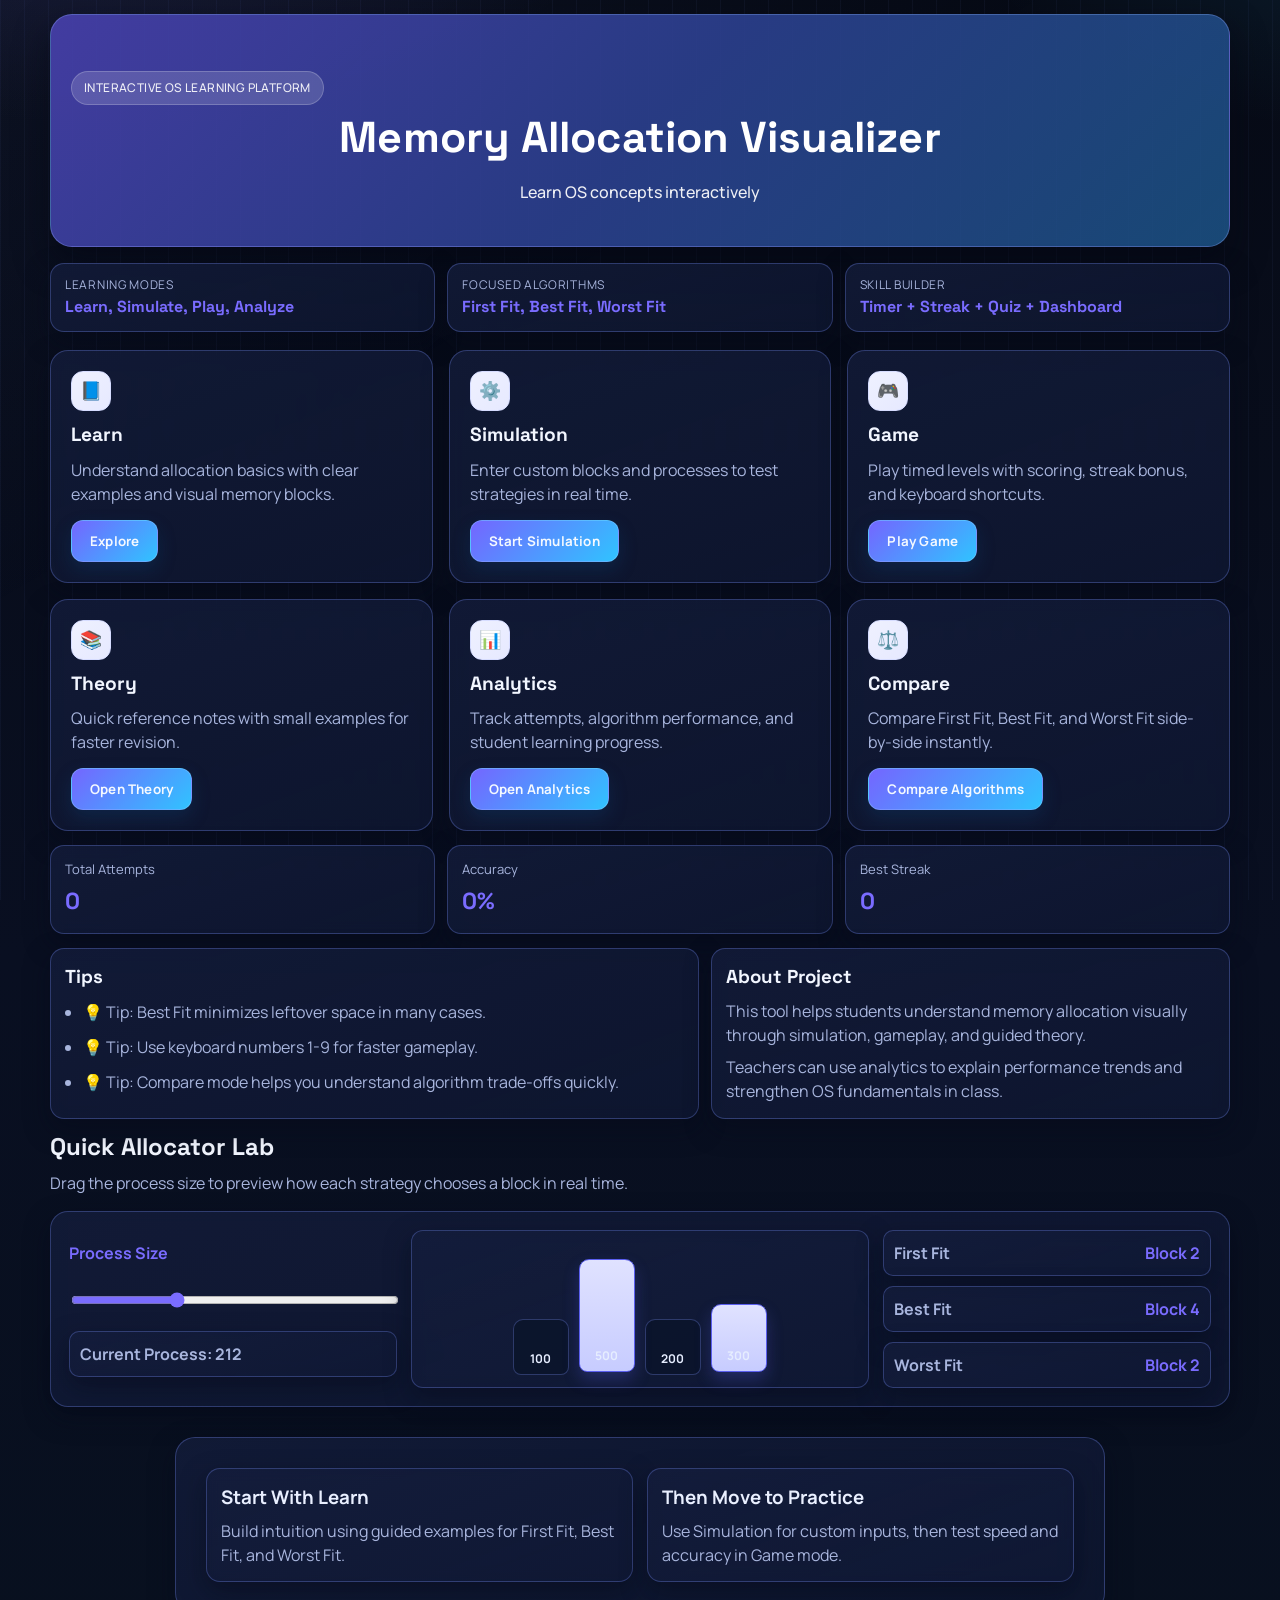
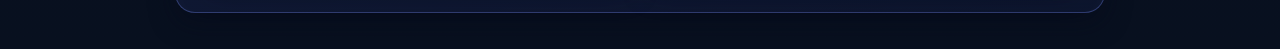
<file: index.html>
<!DOCTYPE html>
<html lang="en">
<head>
  <meta charset="UTF-8" />
  <meta name="viewport" content="width=device-width, initial-scale=1.0"/>
  <title>Memory Allocation Visualizer</title>
  <link rel="preconnect" href="https://fonts.googleapis.com" />
  <link rel="preconnect" href="https://fonts.gstatic.com" crossorigin />
  <link href="https://fonts.googleapis.com/css2?family=Manrope:wght@400;500;700;800&family=Space+Grotesk:wght@600;700&display=swap" rel="stylesheet" />
  <link rel="stylesheet" href="style.css" />
</head>
<body>
  <div class="dashboard-shell">
    <header class="navbar hero" aria-label="Dashboard header">
      <p class="hero-badge">Interactive OS Learning Platform</p>
      <h1>Memory Allocation Visualizer</h1>
      <p>Learn OS concepts interactively</p>
    </header>

    <section class="headline-strip" aria-label="Platform highlights">
      <article class="headline-chip">
        <span class="chip-label">Learning Modes</span>
        <strong>Learn, Simulate, Play, Analyze</strong>
      </article>
      <article class="headline-chip">
        <span class="chip-label">Focused Algorithms</span>
        <strong>First Fit, Best Fit, Worst Fit</strong>
      </article>
      <article class="headline-chip">
        <span class="chip-label">Skill Builder</span>
        <strong>Timer + Streak + Quiz + Dashboard</strong>
      </article>
    </section>

    <main class="dashboard-grid" aria-label="Main dashboard">
      <section class="card" data-page="learn" tabindex="0" aria-label="Open Learn section">
        <div class="card-icon">📘</div>
        <h2>Learn</h2>
        <p>Understand allocation basics with clear examples and visual memory blocks.</p>
        <button onclick="openFeaturePage('learn')">Explore</button>
      </section>

      <section class="card" data-page="simulation" tabindex="0" aria-label="Open Simulation section">
        <div class="card-icon">⚙️</div>
        <h2>Simulation</h2>
        <p>Enter custom blocks and processes to test strategies in real time.</p>
        <button onclick="openFeaturePage('simulation')">Start Simulation</button>
      </section>

      <section class="card" data-page="game" tabindex="0" aria-label="Open Game section">
        <div class="card-icon">🎮</div>
        <h2>Game</h2>
        <p>Play timed levels with scoring, streak bonus, and keyboard shortcuts.</p>
        <button onclick="openFeaturePage('game')">Play Game</button>
      </section>

      <section class="card" data-page="theory" tabindex="0" aria-label="Open Theory section">
        <div class="card-icon">📚</div>
        <h2>Theory</h2>
        <p>Quick reference notes with small examples for faster revision.</p>
        <button onclick="openFeaturePage('theory')">Open Theory</button>
      </section>

      <section class="card" data-page="analytics" tabindex="0" aria-label="Open analytics dashboard">
        <div class="card-icon">📊</div>
        <h2>Analytics</h2>
        <p>Track attempts, algorithm performance, and student learning progress.</p>
        <button onclick="openFeaturePage('analytics')">Open Analytics</button>
      </section>

      <section class="card" data-page="compare" tabindex="0" aria-label="Open Compare section">
        <div class="card-icon">⚖️</div>
        <h2>Compare</h2>
        <p>Compare First Fit, Best Fit, and Worst Fit side-by-side instantly.</p>
        <button onclick="openFeaturePage('compare')">Compare Algorithms</button>
      </section>
    </main>

    <section class="quick-stats" aria-label="Quick statistics">
      <article class="stat-tile">
        <span>Total Attempts</span>
        <strong id="dashTotalAttempts">0</strong>
      </article>
      <article class="stat-tile">
        <span>Accuracy</span>
        <strong id="dashAccuracy">0%</strong>
      </article>
      <article class="stat-tile">
        <span>Best Streak</span>
        <strong id="dashBestStreak">0</strong>
      </article>
    </section>

    <section class="dashboard-info-grid" aria-label="Extra learning information">
      <article class="tips-panel">
        <h3>Tips</h3>
        <ul>
          <li>💡 Tip: Best Fit minimizes leftover space in many cases.</li>
          <li>💡 Tip: Use keyboard numbers 1-9 for faster gameplay.</li>
          <li>💡 Tip: Compare mode helps you understand algorithm trade-offs quickly.</li>
        </ul>
      </article>

      <article class="about-panel">
        <h3>About Project</h3>
        <p>This tool helps students understand memory allocation visually through simulation, gameplay, and guided theory.</p>
        <p>Teachers can use analytics to explain performance trends and strengthen OS fundamentals in class.</p>
      </article>
    </section>

    <section class="quick-lab" aria-label="Quick allocator lab">
      <div class="quick-lab-head">
        <h2>Quick Allocator Lab</h2>
        <p>Drag the process size to preview how each strategy chooses a block in real time.</p>
      </div>

      <div class="quick-lab-grid">
        <div class="quick-controls">
          <label for="quickProcess">Process Size</label>
          <input id="quickProcess" type="range" min="80" max="520" value="212" />
          <div class="quick-readout">Current Process: <strong id="quickProcessValue">212</strong></div>
        </div>

        <div class="quick-memory" id="quickMemory"></div>

        <div class="quick-results">
          <div class="quick-result-item"><span>First Fit</span><b id="quickFirstFit">-</b></div>
          <div class="quick-result-item"><span>Best Fit</span><b id="quickBestFit">-</b></div>
          <div class="quick-result-item"><span>Worst Fit</span><b id="quickWorstFit">-</b></div>
        </div>
      </div>
    </section>
  </div>

  <div id="content"></div>

  <script src="script.js"></script>
</body>
</html>
</file>
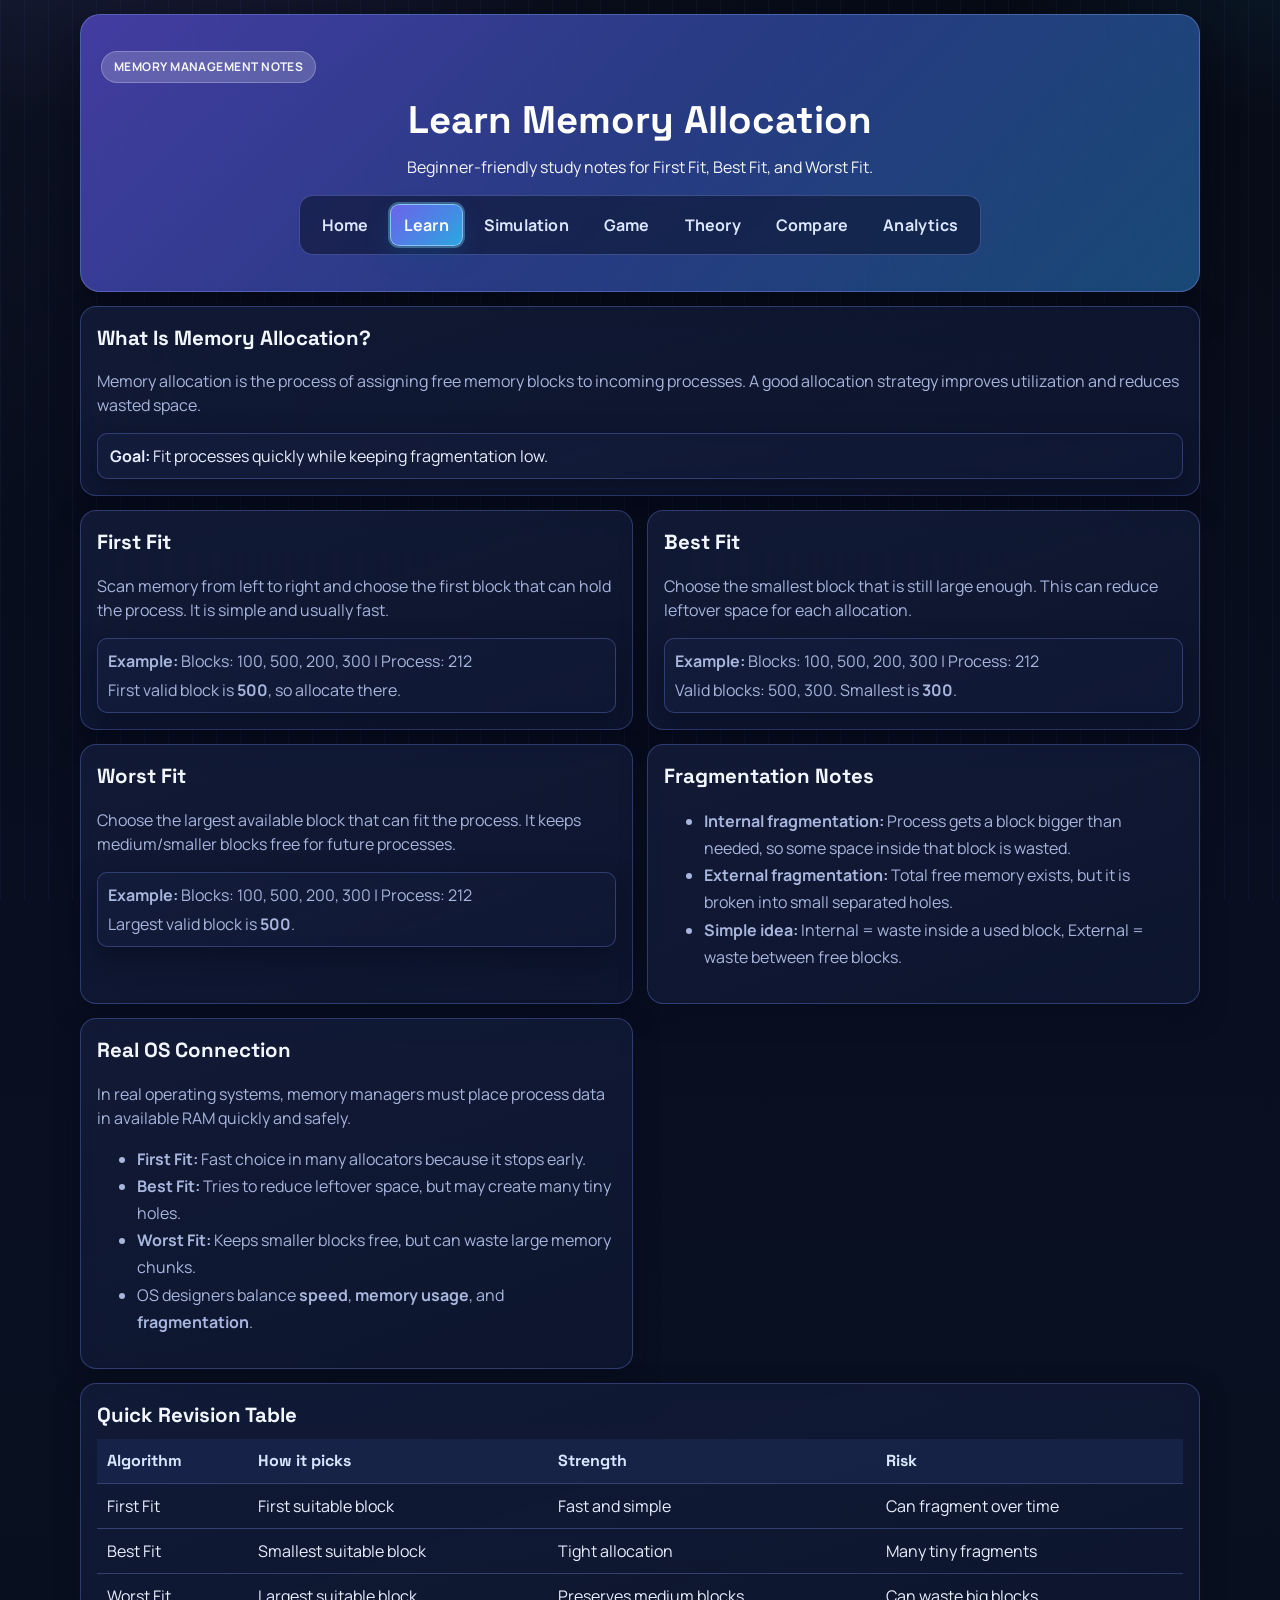
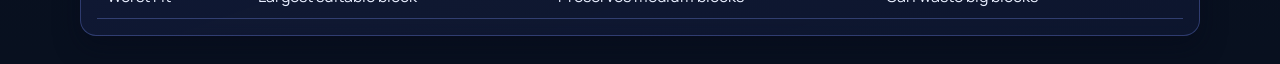
<file: learn.html>
<!DOCTYPE html>
<html lang="en">
<head>
  <meta charset="UTF-8" />
  <meta name="viewport" content="width=device-width, initial-scale=1.0" />
  <title>Learn | Memory Allocation Visualizer</title>
  <link rel="preconnect" href="https://fonts.googleapis.com" />
  <link rel="preconnect" href="https://fonts.gstatic.com" crossorigin />
  <link href="https://fonts.googleapis.com/css2?family=Manrope:wght@400;500;700;800&family=Space+Grotesk:wght@600;700&display=swap" rel="stylesheet" />
  <link rel="stylesheet" href="style.css" />
</head>
<body class="learn-page-body">
  <div class="learn-page-shell">
    <header class="learn-hero" aria-label="Learn page header">
      <p class="learn-badge">Memory Management Notes</p>
      <h1>Learn Memory Allocation</h1>
      <p>Beginner-friendly study notes for First Fit, Best Fit, and Worst Fit.</p>
      <nav class="feature-nav" aria-label="Primary">
        <a href="index.html">Home</a>
        <a href="learn.html" class="active" aria-current="page">Learn</a>
        <a href="simulation.html">Simulation</a>
        <a href="game.html">Game</a>
        <a href="theory.html">Theory</a>
        <a href="compare.html">Compare</a>
        <a href="analytics.html">Analytics</a>
      </nav>
    </header>

    <main class="learn-grid" aria-label="Learning content">
      <section class="learn-card learn-overview">
        <h2>What Is Memory Allocation?</h2>
        <p>
          Memory allocation is the process of assigning free memory blocks to incoming processes.
          A good allocation strategy improves utilization and reduces wasted space.
        </p>
        <div class="learn-callout">
          <strong>Goal:</strong> Fit processes quickly while keeping fragmentation low.
        </div>
      </section>

      <section class="learn-card">
        <h2>First Fit</h2>
        <p>
          Scan memory from left to right and choose the first block that can hold the process.
          It is simple and usually fast.
        </p>
        <div class="learn-example">
          <p><strong>Example:</strong> Blocks: 100, 500, 200, 300 | Process: 212</p>
          <p>First valid block is <strong>500</strong>, so allocate there.</p>
        </div>
      </section>

      <section class="learn-card">
        <h2>Best Fit</h2>
        <p>
          Choose the smallest block that is still large enough.
          This can reduce leftover space for each allocation.
        </p>
        <div class="learn-example">
          <p><strong>Example:</strong> Blocks: 100, 500, 200, 300 | Process: 212</p>
          <p>Valid blocks: 500, 300. Smallest is <strong>300</strong>.</p>
        </div>
      </section>

      <section class="learn-card">
        <h2>Worst Fit</h2>
        <p>
          Choose the largest available block that can fit the process.
          It keeps medium/smaller blocks free for future processes.
        </p>
        <div class="learn-example">
          <p><strong>Example:</strong> Blocks: 100, 500, 200, 300 | Process: 212</p>
          <p>Largest valid block is <strong>500</strong>.</p>
        </div>
      </section>

      <section class="learn-card">
        <h2>Fragmentation Notes</h2>
        <ul>
          <li><strong>Internal fragmentation:</strong> Process gets a block bigger than needed, so some space inside that block is wasted.</li>
          <li><strong>External fragmentation:</strong> Total free memory exists, but it is broken into small separated holes.</li>
          <li><strong>Simple idea:</strong> Internal = waste inside a used block, External = waste between free blocks.</li>
        </ul>
      </section>

      <section class="learn-card">
        <h2>Real OS Connection</h2>
        <p>
          In real operating systems, memory managers must place process data in available RAM quickly and safely.
        </p>
        <ul>
          <li><strong>First Fit:</strong> Fast choice in many allocators because it stops early.</li>
          <li><strong>Best Fit:</strong> Tries to reduce leftover space, but may create many tiny holes.</li>
          <li><strong>Worst Fit:</strong> Keeps smaller blocks free, but can waste large memory chunks.</li>
          <li>OS designers balance <strong>speed</strong>, <strong>memory usage</strong>, and <strong>fragmentation</strong>.</li>
        </ul>
      </section>

      <section class="learn-card learn-cheatsheet">
        <h2>Quick Revision Table</h2>
        <div class="learn-table-wrap">
          <table class="learn-table">
            <thead>
              <tr>
                <th>Algorithm</th>
                <th>How it picks</th>
                <th>Strength</th>
                <th>Risk</th>
              </tr>
            </thead>
            <tbody>
              <tr>
                <td>First Fit</td>
                <td>First suitable block</td>
                <td>Fast and simple</td>
                <td>Can fragment over time</td>
              </tr>
              <tr>
                <td>Best Fit</td>
                <td>Smallest suitable block</td>
                <td>Tight allocation</td>
                <td>Many tiny fragments</td>
              </tr>
              <tr>
                <td>Worst Fit</td>
                <td>Largest suitable block</td>
                <td>Preserves medium blocks</td>
                <td>Can waste big blocks</td>
              </tr>
            </tbody>
          </table>
        </div>
      </section>
    </main>
  </div>
</body>
</html>
</file>
<file: style.css>
:root {
  --bg-1: #f6f8ff;
  --bg-2: #e7ebff;
  --bg-3: #f8faff;
  --bg-4: #eef1ff;
  --ink: #1f2545;
  --primary: #5b5fef;
  --primary-dark: #4347c9;
  --accent: #8797ff;
  --gold: #7c8dff;
  --surface: #ffffff;
  --surface-soft: #f3f5ff;
  --success: #2f7c57;
  --danger: #d63d67;
  --muted: #61678d;
  --line: #d8ddff;
}

* {
  box-sizing: border-box;
}

body {
  margin: 0;
  font-family: "Manrope", "Segoe UI", sans-serif;
  color: var(--ink);
  background:
    radial-gradient(1000px 650px at -10% -20%, var(--bg-2), transparent 55%),
    radial-gradient(900px 520px at 110% -10%, #e8e6ff, transparent 50%),
    linear-gradient(180deg, var(--bg-1), #ffffff);
  min-height: 100vh;
  line-height: 1.5;
  position: relative;
  isolation: isolate;
}

body::before {
  content: "";
  position: fixed;
  inset: 0;
  z-index: -1;
  pointer-events: none;
  background:
    linear-gradient(150deg, rgba(0, 0, 0, 0.02), transparent 38%),
    repeating-linear-gradient(
      90deg,
      rgba(0, 0, 0, 0.016) 0,
      rgba(0, 0, 0, 0.016) 1px,
      transparent 1px,
      transparent 24px
    );
}

.navbar {
  text-align: center;
  color: #fff;
  padding: 46px 20px 42px;
  background: linear-gradient(130deg, #4d52df, #5b5fef, #8b90ff);
  background-size: 180% 180%;
  animation: colorFlow 9s ease infinite;
  box-shadow: 0 18px 34px rgba(72, 79, 184, 0.28);
  border-radius: 22px;
  border: 1px solid rgba(255, 255, 255, 0.25);
}

.feature-page-body {
  background:
    radial-gradient(1000px 650px at -10% -20%, var(--bg-2), transparent 55%),
    radial-gradient(900px 520px at 110% -10%, #e8e6ff, transparent 50%),
    linear-gradient(180deg, var(--bg-1), #ffffff);
}

.feature-shell {
  width: min(1120px, calc(100% - 24px));
  margin: 14px auto 28px;
}

.feature-hero {
  padding: 30px 20px;
  border-radius: 20px;
  background: linear-gradient(130deg, #4d52df, #5b5fef, #8b90ff);
  color: #fff;
  border: 1px solid rgba(255, 255, 255, 0.24);
  box-shadow: 0 16px 32px rgba(70, 76, 170, 0.28);
}

.feature-hero h1 {
  margin: 0 0 6px;
  font-family: "Space Grotesk", "Segoe UI", sans-serif;
  font-size: clamp(1.5rem, 3.4vw, 2.2rem);
}

.feature-hero p {
  margin: 0;
  opacity: 0.95;
}

.feature-nav {
  margin-top: 16px;
  display: flex;
  gap: 7px;
  flex-wrap: wrap;
  align-items: center;
  padding: 8px;
  width: fit-content;
  background: rgba(20, 28, 68, 0.32);
  border: 1px solid rgba(255, 255, 255, 0.3);
  border-radius: 14px;
  backdrop-filter: blur(6px);
}

.feature-nav a {
  text-decoration: none;
  color: #fff;
  background: transparent;
  border: 1px solid transparent;
  border-radius: 9px;
  padding: 8px 13px;
  font-weight: 700;
  letter-spacing: 0.2px;
  transition: transform 0.2s ease, background 0.2s ease, border-color 0.2s ease;
}

.feature-nav a:hover {
  transform: translateY(-1px);
  background: rgba(255, 255, 255, 0.18);
  border-color: rgba(255, 255, 255, 0.38);
}

.feature-nav a.active,
.feature-nav a[aria-current="page"] {
  background: #ffffff;
  color: #2f3573;
  border-color: rgba(255, 255, 255, 0.6);
  box-shadow: 0 6px 14px rgba(20, 28, 68, 0.24);
}

.feature-content {
  margin-top: 12px;
}

.dashboard-shell {
  width: min(1180px, calc(100% - 28px));
  margin: 14px auto 30px;
  animation: pageFadeIn 0.6s ease;
}

.hero-badge {
  margin: 0 auto 10px;
  width: fit-content;
  padding: 7px 12px;
  border-radius: 999px;
  background: rgba(255, 255, 255, 0.17);
  border: 1px solid rgba(255, 255, 255, 0.22);
  font-size: 12px;
  letter-spacing: 0.4px;
  text-transform: uppercase;
  font-weight: 700;
}

.navbar h1 {
  margin: 0;
  font-family: "Space Grotesk", "Segoe UI", sans-serif;
  letter-spacing: 0.2px;
  font-size: clamp(1.8rem, 3.7vw, 2.7rem);
  font-weight: 700;
}

.navbar p {
  margin: 10px 0 0;
  opacity: 0.92;
  font-weight: 500;
}

.headline-strip {
  margin: 16px 0 10px;
  padding: 0;
  display: grid;
  grid-template-columns: repeat(3, minmax(0, 1fr));
  gap: 12px;
}

.headline-chip {
  background: linear-gradient(160deg, #ffffff, #f4f6ff);
  border: 1px solid #dce2ff;
  border-radius: 14px;
  padding: 12px 14px;
  box-shadow: 0 10px 18px rgba(86, 97, 192, 0.09);
  animation: softRise 0.45s ease both;
}

.chip-label {
  display: block;
  color: var(--muted);
  font-size: 12px;
  text-transform: uppercase;
  letter-spacing: 0.7px;
}

.headline-chip strong {
  font-family: "Space Grotesk", "Segoe UI", sans-serif;
  color: var(--primary);
  font-size: 1rem;
}

.dashboard-grid {
  display: grid;
  grid-template-columns: repeat(3, minmax(0, 1fr));
  gap: 16px;
  margin: 18px 0 14px;
}

.card {
  background: linear-gradient(180deg, #ffffff, #f8f9ff);
  padding: 20px;
  min-height: 210px;
  border-radius: 18px;
  text-align: left;
  box-shadow: 0 10px 22px rgba(88, 93, 164, 0.12);
  border: 1px solid #dbe0ff;
  cursor: pointer;
  transition: transform 0.25s ease, box-shadow 0.25s ease, border-color 0.25s ease;
  animation: softRise 0.55s ease both;
  display: flex;
  flex-direction: column;
  align-items: flex-start;
  position: relative;
  overflow: hidden;
}

.card:nth-child(2) {
  animation-delay: 0.05s;
}

.card:nth-child(3) {
  animation-delay: 0.1s;
}

.card:nth-child(4) {
  animation-delay: 0.15s;
}

.card h2 {
  font-family: "Space Grotesk", "Segoe UI", sans-serif;
  font-size: 1.2rem;
  margin-bottom: 8px;
}

.card p {
  margin: 0 0 14px;
  color: var(--muted);
}

.card:hover {
  transform: translateY(-6px) scale(1.01);
  box-shadow: 0 20px 34px rgba(90, 97, 195, 0.2);
  border-color: rgba(91, 95, 239, 0.55);
}

.card:focus-visible {
  outline: 3px solid rgba(91, 95, 239, 0.4);
  outline-offset: 2px;
}

.card.active-selection {
  border-color: rgba(91, 95, 239, 0.65);
  box-shadow: 0 0 0 3px rgba(91, 95, 239, 0.16), 0 16px 26px rgba(90, 97, 195, 0.2);
}

.card-icon {
  width: 40px;
  height: 40px;
  border-radius: 12px;
  display: grid;
  place-items: center;
  background: linear-gradient(135deg, #eff1ff, #e6e9ff);
  border: 1px solid #d6dcff;
  margin-bottom: 10px;
  font-size: 18px;
}

.card .card-ripple {
  position: absolute;
  border-radius: 50%;
  transform: scale(0);
  animation: rippleEffect 0.5s linear;
  background: rgba(91, 95, 239, 0.22);
  pointer-events: none;
}

.card button {
  margin-top: auto;
}

button {
  margin-top: 8px;
  padding: 11px 18px;
  border: none;
  background: linear-gradient(135deg, var(--primary), var(--accent));
  background-size: 200% 200%;
  color: #fefdfb;
  border-radius: 12px;
  cursor: pointer;
  font-weight: 700;
  letter-spacing: 0.2px;
  font-family: inherit;
  transition: transform 0.15s ease, background 0.2s ease, box-shadow 0.2s ease;
}

button:hover {
  background: linear-gradient(135deg, var(--primary-dark), var(--primary));
  animation: colorFlow 4s ease infinite;
  transform: translateY(-2px);
  box-shadow: 0 10px 18px rgba(67, 77, 186, 0.34);
}

[onclick]:hover {
  filter: brightness(1.02);
}

button:active {
  transform: scale(0.96);
}

#content {
  max-width: 930px;
  margin: 22px auto 36px;
  padding: 30px;
  background: linear-gradient(180deg, #ffffff, var(--surface-soft));
  border-radius: 20px;
  box-shadow: 0 16px 38px rgba(37, 45, 40, 0.15);
  border: 1px solid rgba(62, 78, 70, 0.16);
}

.quick-lab {
  margin: 10px 0 12px;
  padding: 0;
}

.quick-lab-head h2 {
  margin-bottom: 6px;
}

.quick-lab-head p {
  margin-top: 0;
  color: var(--muted);
}

.quick-lab-grid {
  background: linear-gradient(165deg, #ffffff, #f2f4ff);
  border: 1px solid #dbe1ff;
  border-radius: 18px;
  box-shadow: 0 14px 30px rgba(86, 96, 190, 0.1);
  padding: 18px;
  display: grid;
  grid-template-columns: minmax(200px, 1fr) minmax(240px, 1.4fr) minmax(200px, 1fr);
  gap: 14px;
  align-items: stretch;
}

.quick-controls {
  display: flex;
  flex-direction: column;
  justify-content: center;
  gap: 10px;
}

.quick-controls label {
  font-weight: 700;
  color: var(--primary);
}

#quickProcess {
  width: 100%;
  accent-color: var(--primary);
}

.quick-readout {
  background: #f3f5ff;
  border: 1px solid #dce2ff;
  border-radius: 10px;
  padding: 10px;
  font-weight: 700;
}

.quick-memory {
  display: flex;
  gap: 10px;
  align-items: flex-end;
  justify-content: center;
  min-height: 122px;
  background: #f1f4ff;
  border: 1px dashed #cfd8ff;
  border-radius: 12px;
  padding: 12px;
}

.quick-memory-block {
  width: 56px;
  border-radius: 10px 10px 8px 8px;
  background: linear-gradient(180deg, #e4e8ff, #d2dbff);
  border: 1px solid #bcc8ff;
  display: flex;
  align-items: flex-end;
  justify-content: center;
  padding-bottom: 6px;
  color: #23372f;
  font-weight: 700;
  font-size: 12px;
  transition: transform 0.2s ease, box-shadow 0.2s ease, border-color 0.2s ease;
}

.quick-memory-block.active {
  border-color: #5b5fef;
  background: linear-gradient(180deg, #e0e2ff, #c7ccff);
  box-shadow: 0 8px 16px rgba(91, 95, 239, 0.25);
  transform: translateY(-3px);
}

.quick-results {
  display: grid;
  gap: 10px;
}

.quick-result-item {
  background: #f4f6ff;
  border: 1px solid #dce1ff;
  border-radius: 10px;
  padding: 10px;
  display: flex;
  align-items: center;
  justify-content: space-between;
  font-weight: 700;
}

.quick-result-item b {
  color: var(--primary);
}

.quick-stats {
  margin-top: 14px;
  display: grid;
  grid-template-columns: repeat(3, minmax(0, 1fr));
  gap: 12px;
}

.stat-tile {
  background: linear-gradient(180deg, #ffffff, #f3f5ff);
  border: 1px solid #dce2ff;
  border-radius: 14px;
  padding: 14px;
  box-shadow: 0 8px 18px rgba(83, 92, 182, 0.09);
}

.stat-tile span {
  display: block;
  font-size: 13px;
  color: var(--muted);
  margin-bottom: 4px;
}

.stat-tile strong {
  font-family: "Space Grotesk", "Segoe UI", sans-serif;
  font-size: 1.45rem;
  color: var(--primary);
}

.dashboard-info-grid {
  margin-top: 14px;
  display: grid;
  grid-template-columns: 1.25fr 1fr;
  gap: 12px;
}

.tips-panel,
.about-panel {
  background: linear-gradient(180deg, #ffffff, #f4f6ff);
  border: 1px solid #dce2ff;
  border-radius: 14px;
  padding: 14px;
  box-shadow: 0 8px 18px rgba(83, 92, 182, 0.08);
}

.tips-panel h3,
.about-panel h3 {
  margin: 0 0 8px;
  font-family: "Space Grotesk", "Segoe UI", sans-serif;
}

.tips-panel ul {
  margin: 0;
  padding-left: 18px;
}

.tips-panel li {
  margin-bottom: 8px;
  color: var(--muted);
}

.about-panel p {
  margin: 0 0 8px;
  color: var(--muted);
}

.about-panel p:last-child {
  margin-bottom: 0;
}

.welcome-panel {
  display: grid;
  grid-template-columns: minmax(220px, 1fr) minmax(220px, 1fr);
  gap: 14px;
}

.welcome-note {
  background: #f4f4ee;
  border: 1px solid #d7d8cf;
  border-radius: 14px;
  padding: 14px;
}

.welcome-note h3 {
  margin: 0 0 8px;
}

.welcome-note p {
  margin: 0;
  color: var(--muted);
}

#content.level-enter {
  animation: levelFadeIn 0.45s ease;
}

#content.level-exit {
  animation: levelFadeOut 0.3s ease;
}

h2 {
  margin-top: 0;
  font-family: "Space Grotesk", "Segoe UI", sans-serif;
  color: #111111;
}

.memory {
  display: flex;
  gap: 10px;
  margin: 12px 0 16px;
  flex-wrap: wrap;
}

.block {
  padding: 14px;
  background: #f2f2f2;
  border: 1px solid #cfcfcf;
  border-radius: 9px;
  min-width: 68px;
  text-align: center;
  font-weight: 700;
  color: #111111;
  opacity: 0;
  transform: translateY(10px) scale(0.95);
  animation: blockAppear 0.45s ease forwards;
}

input,
select {
  padding: 10px;
  margin-top: 6px;
  width: 270px;
  border: 1px solid #d0d0d0;
  border-radius: 8px;
  font-size: 14px;
  font-family: inherit;
  background: #fff;
}

input:focus,
select:focus {
  outline: none;
  border-color: #111111;
  box-shadow: 0 0 0 3px rgba(17, 17, 17, 0.1);
}

.status-row {
  display: flex;
  justify-content: space-between;
  align-items: center;
  flex-wrap: wrap;
  gap: 12px;
  margin-bottom: 10px;
}

.timer {
  font-weight: 800;
  color: #111111;
  background: #eeeeee;
  padding: 8px 12px;
  border-radius: 10px;
}

.timer.paused {
  background: #fff2cf;
  color: #7f5b00;
}

.timer-bar-wrap {
  width: 100%;
  height: 10px;
  background: #e8ece5;
  border: 1px solid #d5dbcf;
  border-radius: 999px;
  overflow: hidden;
  margin-bottom: 14px;
}

.timer-bar-fill {
  height: 100%;
  width: 100%;
  background: linear-gradient(90deg, #2f6f52, #4f8b70);
  transition: width 0.35s ease, background 0.2s ease;
}

.timer-bar-fill.warn {
  background: linear-gradient(90deg, #d1a836, #ebc462);
}

.timer-bar-fill.danger {
  background: linear-gradient(90deg, #cf4b4b, #e66a6a);
}

.progress-wrap {
  margin: 14px 0 18px;
}

.progress-text {
  font-weight: 700;
  color: var(--muted);
  margin-bottom: 8px;
}

.progress {
  width: 100%;
  height: 12px;
  background: #e6e6e6;
  border-radius: 999px;
  overflow: hidden;
}

.progress-fill {
  height: 100%;
  width: 0;
  background: linear-gradient(90deg, #111111, #3a3a3a, #111111);
  background-size: 200% 100%;
  animation: progressFlow 2.6s linear infinite;
  transition: width 0.35s ease;
}

.answer-row {
  display: flex;
  gap: 10px;
  flex-wrap: wrap;
}

.feedback {
  margin-top: 14px;
  font-weight: 700;
}

.feedback.correct {
  color: var(--success);
}

.feedback.wrong {
  color: var(--danger);
}

.correct-glow {
  animation: correctGlow 0.6s ease;
}

.wrong-shake {
  animation: wrongShake 0.35s ease;
}

.score-board {
  margin-top: 16px;
  font-size: 19px;
  font-weight: 800;
}

.streak-row {
  margin-top: 10px;
  display: flex;
  gap: 14px;
  flex-wrap: wrap;
  color: var(--muted);
  font-weight: 700;
}

.streak-pop {
  display: inline-block;
  animation: streakPop 0.32s ease;
}

.keyboard-tip {
  margin-top: 0;
  color: var(--muted);
  font-size: 13px;
}

.fragmentation-wrap {
  margin-top: 14px;
  padding: 12px;
  border-radius: 12px;
  border: 1px solid #d6dbcf;
  background: #f5f7f2;
}

.fragmentation-wrap.compact {
  margin: 0 0 14px;
}

.fragmentation-meter {
  width: 100%;
  height: 12px;
  border-radius: 999px;
  overflow: hidden;
  background: #e3e8de;
  border: 1px solid #d0d8c8;
}

.frag-fill {
  width: 0;
  height: 100%;
  transition: width 0.4s ease;
}

.frag-fill.low {
  background: linear-gradient(90deg, #2e8b57, #59b57f);
}

.frag-fill.medium {
  background: linear-gradient(90deg, #d8a631, #efcb63);
}

.frag-fill.high {
  background: linear-gradient(90deg, #cb4848, #ea7777);
}

.hot-streak {
  color: #ff6a00;
  text-shadow: 0 0 12px rgba(255, 106, 0, 0.22);
}

.hot-streak::after {
  content: " 🔥";
}

.hint-candidate {
  box-shadow: 0 0 0 3px rgba(0, 0, 0, 0.25);
  animation: pulseSoft 1.3s ease-in-out infinite;
}

ul {
  line-height: 1.7;
}

@media (max-width: 1100px) {
  .dashboard-grid {
    gap: 18px;
    grid-template-columns: repeat(2, minmax(0, 1fr));
  }

  .card {
    padding: 22px;
  }

  #content {
    max-width: 880px;
  }
}

@media (max-width: 900px) {
  .navbar {
    padding: 24px 14px;
  }

  .navbar h1 {
    font-size: 34px;
  }

  .navbar p {
    font-size: 15px;
  }

  .dashboard-shell {
    width: calc(100% - 22px);
  }

  .dashboard-grid {
    grid-template-columns: 1fr;
    margin: 16px 0 12px;
  }

  .hub-options {
    grid-template-columns: 1fr;
  }

  .headline-strip,
  .quick-stats,
  .dashboard-info-grid {
    grid-template-columns: 1fr;
  }

  .quick-lab-grid {
    grid-template-columns: 1fr;
  }

  .quick-memory {
    min-height: 110px;
  }

  .compare-grid {
    grid-template-columns: 1fr;
  }

  .feature-shell {
    width: calc(100% - 16px);
    margin: 8px auto 18px;
  }

  .feature-hero {
    padding: 22px 14px;
  }

  .feature-nav {
    width: 100%;
  }
}

@media (max-width: 768px) {
  #content {
    margin: 16px;
    padding: 20px;
  }

  .status-row {
    flex-direction: column;
    align-items: flex-start;
  }

  .memory {
    gap: 8px;
  }

  .block {
    min-width: 62px;
    padding: 12px;
  }

  input,
  select {
    width: 100%;
    max-width: 100%;
  }

  .action-row button {
    flex: 1 1 150px;
  }
}

@media (max-width: 560px) {
  .navbar {
    padding: 20px 12px;
  }

  .navbar h1 {
    font-size: 28px;
    line-height: 1.2;
  }

  .navbar p {
    font-size: 14px;
  }

  .card {
    border-radius: 14px;
    padding: 16px;
    min-height: 0;
  }

  #content {
    margin: 14px 12px 24px;
    padding: 16px;
    border-radius: 14px;
  }

  .timer {
    width: 100%;
    text-align: center;
  }

  .streak-row {
    font-size: 14px;
    gap: 10px;
  }

  .mode-card {
    padding: 14px;
  }

  .quiz-option {
    padding: 11px 12px;
  }

  .stats-grid {
    grid-template-columns: 1fr;
  }
}

@keyframes blockAppear {
  to {
    opacity: 1;
    transform: translateY(0) scale(1);
  }
}

@keyframes levelFadeIn {
  from {
    opacity: 0;
    transform: translateY(12px);
    filter: blur(1.5px);
  }
  to {
    opacity: 1;
    transform: translateY(0);
    filter: blur(0);
  }
}

@keyframes levelFadeOut {
  from {
    opacity: 1;
    transform: translateY(0);
  }
  to {
    opacity: 0.2;
    transform: translateY(-8px);
  }
}

@keyframes correctGlow {
  0% {
    box-shadow: 0 0 0 rgba(30, 159, 77, 0);
  }
  50% {
    box-shadow: 0 0 0 8px rgba(30, 159, 77, 0.2);
  }
  100% {
    box-shadow: 0 0 0 rgba(30, 159, 77, 0);
  }
}

@keyframes wrongShake {
  0%,
  100% {
    transform: translateX(0);
  }
  25% {
    transform: translateX(-6px);
  }
  75% {
    transform: translateX(6px);
  }
}

@keyframes softRise {
  from {
    opacity: 0;
    transform: translateY(12px);
  }
  to {
    opacity: 1;
    transform: translateY(0);
  }
}

@keyframes streakPop {
  0% {
    transform: scale(1);
  }
  50% {
    transform: scale(1.2);
  }
  100% {
    transform: scale(1);
  }
}

@keyframes answerPick {
  0% {
    transform: scale(1);
  }
  50% {
    transform: scale(1.04);
  }
  100% {
    transform: scale(1);
  }
}

@keyframes successPop {
  0% {
    transform: scale(1);
  }
  45% {
    transform: scale(1.08);
  }
  100% {
    transform: scale(1);
  }
}

@keyframes clickPop {
  0% {
    transform: scale(1);
  }
  40% {
    transform: scale(0.98);
  }
  100% {
    transform: scale(1);
  }
}

@keyframes pulseSoft {
  0%,
  100% {
    box-shadow: 0 0 0 3px rgba(0, 0, 0, 0.25);
  }
  50% {
    box-shadow: 0 0 0 6px rgba(0, 0, 0, 0.14);
  }
}

@keyframes goodHit {
  0% {
    transform: scale(1);
  }
  50% {
    transform: scale(1.06);
  }
  100% {
    transform: scale(1);
  }
}

@keyframes badHit {
  0%,
  100% {
    transform: translateX(0);
  }
  25% {
    transform: translateX(-6px);
  }
  75% {
    transform: translateX(6px);
  }
}

@keyframes comboPop {
  0% {
    opacity: 0;
    transform: translateY(4px);
  }
  100% {
    opacity: 1;
    transform: translateY(0);
  }
}

.hub-wrap {
  text-align: center;
}

.hub-options {
  display: grid;
  grid-template-columns: repeat(auto-fit, minmax(240px, 1fr));
  gap: 16px;
  margin: 22px 0;
}

.mode-card {
  background: linear-gradient(160deg, #ffffff, var(--bg-4));
  border: 1px solid #dadada;
  border-radius: 14px;
  padding: 18px;
  cursor: pointer;
  text-align: left;
  transition: transform 0.25s ease, box-shadow 0.25s ease;
  box-shadow: 0 8px 20px rgba(0, 0, 0, 0.1);
}

.mode-card:hover {
  transform: translateY(-5px) scale(1.01);
  box-shadow: 0 16px 30px rgba(0, 0, 0, 0.17);
}

.mode-card h3 {
  margin-top: 0;
  margin-bottom: 10px;
}

.mode-card p {
  margin: 0;
  color: var(--muted);
}

.theory-grid {
  display: grid;
  grid-template-columns: repeat(auto-fit, minmax(220px, 1fr));
  gap: 14px;
  margin-top: 14px;
}

.theory-card {
  background: linear-gradient(180deg, #ffffff, var(--surface-soft));
  border: 1px solid #dcdcdc;
  border-radius: 14px;
  padding: 14px;
  box-shadow: 0 8px 20px rgba(0, 0, 0, 0.1);
}


@media (max-width: 1280px) {
  .dashboard-grid {
    grid-template-columns: repeat(3, minmax(0, 1fr));
  }
}
.theory-card h3 {
  margin-top: 0;
  margin-bottom: 8px;
}

.theory-card p {
  margin-top: 0;
  color: var(--muted);
}

.mini-memory {
  display: flex;
  gap: 8px;
  flex-wrap: wrap;
}

.mini-block {
  padding: 8px 10px;
  background: #f1f1f1;
  border: 1px solid #d0d0d0;
  border-radius: 8px;
  color: #111111;
  font-weight: 700;
}

.game-memory {
  justify-content: center;
}

.game-top-bar {
  display: grid;
  grid-template-columns: repeat(3, minmax(0, 1fr));
  gap: 10px;
  margin-bottom: 12px;
}

.hud-item {
  background: linear-gradient(180deg, #ffffff, #f3f5ff);
  border: 1px solid #dce2ff;
  border-radius: 12px;
  padding: 10px 12px;
  text-align: center;
  box-shadow: 0 8px 16px rgba(83, 92, 182, 0.08);
}

.hud-item span {
  display: block;
  font-size: 12px;
  color: var(--muted);
  text-transform: uppercase;
  letter-spacing: 0.5px;
}

.hud-item strong {
  font-family: "Space Grotesk", "Segoe UI", sans-serif;
  font-size: 1.2rem;
  color: var(--primary);
}

.game-process-card {
  margin: 10px 0 14px;
  padding: 12px;
  border-radius: 12px;
  background: #f4f6ff;
  border: 1px solid #dce2ff;
  text-align: center;
}

.game-process-card p {
  margin: 4px 0;
}

.combo-text {
  min-height: 22px;
  margin-top: 8px;
  font-weight: 800;
  color: #2f7c57;
  text-align: center;
  animation: comboPop 0.3s ease;
}

.game-block {
  min-width: 78px;
  border: 1px solid #cfcfcf;
  background: linear-gradient(180deg, #f1f1f1, #e4e4e4);
  color: #111111;
  opacity: 1;
  transform: none;
  animation: none;
  transition: transform 0.16s ease, box-shadow 0.2s ease, background 0.2s ease;
}

.game-block:hover {
  animation: none;
  background: linear-gradient(180deg, #ebebeb, #dcdcdc);
  transform: translateY(-2px);
  box-shadow: 0 10px 18px rgba(0, 0, 0, 0.2);
}

.game-block.selected-memory {
  outline: 2px solid rgba(0, 0, 0, 0.45);
  outline-offset: 1px;
  box-shadow: 0 12px 22px rgba(0, 0, 0, 0.28);
}

.game-block:disabled {
  cursor: not-allowed;
  opacity: 0.95;
}

.game-block.selected-correct {
  background: linear-gradient(180deg, #26b560, #149146) !important;
  border-color: #0f7f3d !important;
}

.game-block.selected-wrong {
  background: linear-gradient(180deg, #ef6468, #d64045) !important;
  border-color: #b62f34 !important;
}

.good-hit {
  animation: goodHit 0.28s ease;
}

.bad-hit {
  animation: badHit 0.35s ease;
}

.level-complete-panel {
  margin-top: 14px;
  border: 1px solid #dce2ff;
  border-radius: 12px;
  background: linear-gradient(180deg, #ffffff, #f4f6ff);
  padding: 12px;
  box-shadow: 0 10px 18px rgba(83, 92, 182, 0.08);
}

.level-complete-panel h3 {
  margin: 0 0 6px;
}

.level-complete-panel p {
  margin: 0 0 10px;
  color: var(--muted);
}

.level-panel-actions {
  display: flex;
  gap: 10px;
  flex-wrap: wrap;
}

.quiz-options {
  display: grid;
  grid-template-columns: 1fr;
  gap: 10px;
  margin-top: 14px;
}

.quiz-option {
  width: 100%;
  text-align: left;
  padding: 12px 14px;
  margin-top: 0;
  border: 1px solid #d4d4d4;
  color: #111111;
  background: linear-gradient(180deg, #ffffff, #f1f1f1);
  transition: transform 0.16s ease, box-shadow 0.2s ease, opacity 0.2s ease;
}

.quiz-option:hover:not(:disabled) {
  background: linear-gradient(180deg, #ffffff, #f1f1f1);
  animation: none;
  transform: translateY(-2px);
  box-shadow: 0 10px 18px rgba(0, 0, 0, 0.22);
}

.quiz-option:active:not(:disabled) {
  transform: scale(0.98);
}

.quiz-option:disabled {
  opacity: 1;
  cursor: not-allowed;
}

.quiz-options.answer-locked .quiz-option:not(.selected-correct):not(.selected-wrong) {
  opacity: 1;
}

.selected-correct {
  background: linear-gradient(180deg, #26b560, #149146) !important;
  color: #fff !important;
  border-color: #0f7f3d !important;
  animation: answerPick 0.26s ease;
}

.selected-wrong {
  background: linear-gradient(180deg, #ef6468, #d64045) !important;
  color: #fff !important;
  border-color: #b62f34 !important;
  animation: answerPick 0.26s ease;
}

.success-pop {
  animation: successPop 0.33s ease;
}

.click-pop {
  animation: clickPop 0.2s ease;
}

.active-pulse {
  animation: pulseSoft 1.8s ease-in-out infinite;
}

.action-row {
  margin-top: 16px;
  display: flex;
  gap: 10px;
  flex-wrap: wrap;
}

.dashboard-wrap {
  animation: softRise 0.45s ease;
}

.metric-bars {
  margin: 14px 0 18px;
  display: grid;
  gap: 10px;
}

.metric-item {
  background: #f7f7f7;
  border: 1px solid #d9d9d9;
  border-radius: 10px;
  padding: 10px;
}

.sim-result-list {
  margin-bottom: 14px;
}

.compare-grid {
  margin-top: 16px;
  display: grid;
  gap: 12px;
  grid-template-columns: repeat(auto-fit, minmax(220px, 1fr));
}

.compare-card {
  border: 1px solid #d8ddd2;
  border-radius: 14px;
  padding: 14px;
  background: linear-gradient(180deg, #ffffff, #f5f7f2);
  box-shadow: 0 8px 18px rgba(27, 37, 31, 0.08);
}

.compare-card h3 {
  margin-top: 0;
  margin-bottom: 8px;
}

.compare-card p {
  margin: 6px 0;
}

.compare-card.best-performer {
  border-color: #2f6f52;
  box-shadow: 0 10px 24px rgba(47, 111, 82, 0.2);
}

.compare-card.best-performer h3::after {
  content: "  Best";
  color: #2f6f52;
  font-size: 13px;
  font-weight: 800;
  text-transform: uppercase;
}

.sim-grid {
  display: grid;
  grid-template-columns: repeat(auto-fit, minmax(200px, 1fr));
  gap: 10px;
}

.sim-block-card {
  border: 1px solid #dbdbdb;
  border-radius: 12px;
  padding: 10px;
  background: #f8f8f8;
  animation: levelFadeIn 0.3s ease;
}

.sim-block-card p {
  margin: 8px 0 0;
  color: var(--muted);
}

.sim-block-card.allocated {
  border-color: #8d8d8d;
}

.sim-block-card.free {
  border-color: #d0d0d0;
}

.sim-block-head {
  display: flex;
  justify-content: space-between;
  gap: 8px;
  font-weight: 700;
  margin-bottom: 8px;
}

.sim-track {
  width: 100%;
  height: 10px;
  background: #e5e5e5;
  border-radius: 999px;
  overflow: hidden;
}

.sim-fill {
  height: 100%;
  width: 0;
  background: linear-gradient(90deg, #111111, #3a3a3a);
  transition: width 0.45s ease;
}

.perfect-overlay {
  position: fixed;
  inset: 0;
  z-index: 9999;
  display: grid;
  place-items: center;
  background: rgba(0, 0, 0, 0.5);
  backdrop-filter: blur(2px);
  animation: fadeIn 0.25s ease;
}

.perfect-overlay.closing {
  animation: fadeOut 0.26s ease forwards;
}

.perfect-card {
  width: min(92vw, 480px);
  background: linear-gradient(180deg, #ffffff, #f2f2f2);
  border: 1px solid rgba(0, 0, 0, 0.26);
  border-radius: 16px;
  padding: 22px;
  text-align: center;
  box-shadow: 0 16px 36px rgba(0, 0, 0, 0.34);
  animation: levelFadeIn 0.3s ease;
}

.perfect-card h2 {
  margin-bottom: 10px;
}

.perfect-card p {
  margin: 8px 0;
}

@keyframes fadeIn {
  from {
    opacity: 0;
  }
  to {
    opacity: 1;
  }
}

@keyframes fadeOut {
  from {
    opacity: 1;
  }
  to {
    opacity: 0;
  }
}

.stats-grid {
  display: grid;
  grid-template-columns: repeat(auto-fit, minmax(210px, 1fr));
  gap: 12px;
  margin: 16px 0 20px;
}

.stat-card {
  background: linear-gradient(180deg, #ffffff, #f5f5f5);
  border: 1px solid #d8d8d8;
  border-radius: 12px;
  padding: 14px;
  box-shadow: 0 8px 20px rgba(0, 0, 0, 0.08);
}

.stat-card h3 {
  margin: 0 0 8px;
}

.stat-card p {
  margin: 6px 0;
}

.stat-value {
  font-size: 30px;
  font-weight: 800;
  color: #111111;
}

.perf-list {
  margin-top: 12px;
}

.perf-item {
  margin-bottom: 12px;
}

.perf-head {
  display: flex;
  justify-content: space-between;
  gap: 10px;
  margin-bottom: 6px;
  color: #424242;
  font-weight: 700;
}

@keyframes colorFlow {
  0% {
    background-position: 0% 50%;
  }
  50% {
    background-position: 100% 50%;
  }
  100% {
    background-position: 0% 50%;
  }
}

@keyframes progressFlow {
  from {
    background-position: 0% 50%;
  }
  to {
    background-position: 200% 50%;
  }
}

@keyframes pageFadeIn {
  from {
    opacity: 0;
    transform: translateY(8px);
  }
  to {
    opacity: 1;
    transform: translateY(0);
  }
}

@keyframes rippleEffect {
  to {
    transform: scale(4);
    opacity: 0;
  }
}

@media (max-width: 640px) {
  .navbar {
    padding: 22px 12px 20px;
  }

  .navbar h1 {
    font-size: clamp(1.45rem, 6.5vw, 1.9rem);
  }

  .dashboard-shell {
    width: calc(100% - 16px);
    margin: 8px auto 18px;
  }

  .card {
    padding: 16px;
  }

  #content {
    margin: 10px;
    padding: 14px;
    border-radius: 12px;
  }

  .theory-grid,
  .sim-grid,
  .stats-grid {
    grid-template-columns: 1fr;
  }

  .welcome-panel {
    grid-template-columns: 1fr;
  }

  .game-top-bar {
    grid-template-columns: 1fr;
  }

  .quiz-option,
  .game-block,
  button {
    width: 100%;
  }
}

@media (max-width: 420px) {
  .navbar p {
    font-size: 13px;
  }

  .card h2 {
    font-size: 1.08rem;
  }

  .block,
  .mini-block,
  .game-block {
    min-width: 58px;
    padding: 10px;
    font-size: 13px;
  }

  .status-row,
  .streak-row,
  .answer-row,
  .action-row {
    gap: 8px;
  }

  .score-board {
    font-size: 17px;
  }
}

/* Learn page */
.learn-page-body {
  background:
    radial-gradient(1000px 650px at -10% -20%, var(--bg-2), transparent 55%),
    radial-gradient(900px 520px at 110% -10%, #e8e6ff, transparent 50%),
    linear-gradient(180deg, var(--bg-1), #ffffff);
}

.learn-page-shell {
  width: min(1120px, calc(100% - 24px));
  margin: 14px auto 28px;
}

.learn-hero {
  padding: 36px 20px;
  text-align: center;
  border-radius: 20px;
  background: linear-gradient(130deg, #4d52df, #5b5fef, #8b90ff);
  color: #fff;
  border: 1px solid rgba(255, 255, 255, 0.24);
  box-shadow: 0 16px 32px rgba(70, 76, 170, 0.28);
}

.learn-hero h1 {
  margin: 8px 0 6px;
  font-family: "Space Grotesk", "Segoe UI", sans-serif;
  font-size: clamp(1.65rem, 3.8vw, 2.4rem);
}

.learn-hero p {
  margin: 0;
  opacity: 0.95;
}

.learn-hero .feature-nav {
  margin: 16px auto 0;
}

.learn-badge {
  margin: 0 auto;
  width: fit-content;
  padding: 6px 12px;
  border-radius: 999px;
  background: rgba(255, 255, 255, 0.2);
  border: 1px solid rgba(255, 255, 255, 0.25);
  font-size: 12px;
  text-transform: uppercase;
  letter-spacing: 0.45px;
  font-weight: 700;
}

.learn-home-link {
  margin-top: 14px;
  display: inline-block;
  text-decoration: none;
  color: #fff;
  background: rgba(31, 37, 69, 0.2);
  border: 1px solid rgba(255, 255, 255, 0.35);
  padding: 10px 14px;
  border-radius: 10px;
  font-weight: 700;
  transition: transform 0.2s ease, background 0.2s ease;
}

.learn-home-link:hover {
  transform: translateY(-2px);
  background: rgba(31, 37, 69, 0.32);
}

.learn-grid {
  margin-top: 14px;
  display: grid;
  grid-template-columns: repeat(2, minmax(0, 1fr));
  gap: 14px;
}

.learn-card {
  background: linear-gradient(180deg, #ffffff, #f8f9ff);
  border: 1px solid #dce2ff;
  border-radius: 16px;
  padding: 16px;
  box-shadow: 0 10px 22px rgba(88, 93, 164, 0.1);
}

.learn-card h2 {
  margin: 0 0 8px;
  font-size: 1.28rem;
}

.learn-card p,
.learn-card li {
  color: var(--muted);
}

.learn-overview,
.learn-cheatsheet {
  grid-column: 1 / -1;
}

.learn-callout {
  margin-top: 12px;
  padding: 10px 12px;
  border-radius: 10px;
  background: #eef1ff;
  border: 1px solid #d8ddff;
}

.learn-example {
  margin-top: 10px;
  padding: 10px;
  border-radius: 10px;
  background: #f3f5ff;
  border: 1px solid #dde2ff;
}

.learn-example p {
  margin: 0 0 5px;
}

.learn-example p:last-child {
  margin-bottom: 0;
}

.learn-table-wrap {
  overflow-x: auto;
}

.learn-table {
  width: 100%;
  border-collapse: collapse;
  min-width: 680px;
}

.learn-table th,
.learn-table td {
  text-align: left;
  padding: 10px;
  border-bottom: 1px solid #dfe3ff;
}

.learn-table th {
  color: #2a3266;
  background: #f1f3ff;
  font-family: "Space Grotesk", "Segoe UI", sans-serif;
}

@media (max-width: 880px) {
  .learn-grid {
    grid-template-columns: 1fr;
  }

  .learn-overview,
  .learn-cheatsheet {
    grid-column: auto;
  }
}

@media (max-width: 560px) {
  .learn-page-shell {
    width: calc(100% - 14px);
    margin: 8px auto 18px;
  }

  .learn-hero {
    padding: 24px 14px;
  }

  .learn-card {
    padding: 14px;
  }
}

/* ================= DARK PROFESSIONAL THEME (CSS-ONLY OVERRIDE) ================= */
:root {
  --bg-1: #070b16;
  --bg-2: #0d1530;
  --bg-3: #111a38;
  --bg-4: #17234a;
  --ink: #e9efff;
  --primary: #7a6cff;
  --primary-dark: #6053d8;
  --accent: #30c3ff;
  --gold: #a2abff;
  --surface: rgba(18, 26, 54, 0.74);
  --surface-soft: rgba(22, 33, 68, 0.7);
  --success: #46cc90;
  --danger: #ff6f8a;
  --muted: #a8b5dd;
  --line: rgba(130, 152, 255, 0.28);
}

body,
.feature-page-body,
.learn-page-body {
  color: var(--ink);
  background:
    radial-gradient(980px 620px at 10% -14%, rgba(122, 108, 255, 0.18), transparent 58%),
    radial-gradient(900px 560px at 110% -10%, rgba(48, 195, 255, 0.14), transparent 54%),
    linear-gradient(180deg, #070b16, #090f21 58%, #08101f);
}

body::before {
  background:
    linear-gradient(150deg, rgba(128, 153, 255, 0.05), transparent 38%),
    repeating-linear-gradient(
      90deg,
      rgba(126, 147, 255, 0.05) 0,
      rgba(126, 147, 255, 0.05) 1px,
      transparent 1px,
      transparent 24px
    );
}

.navbar,
.feature-hero,
.learn-hero {
  background: linear-gradient(135deg, rgba(71, 64, 171, 0.92), rgba(44, 64, 143, 0.9), rgba(27, 81, 130, 0.88));
  border: 1px solid rgba(144, 166, 255, 0.34);
  box-shadow: 0 16px 34px rgba(5, 8, 20, 0.64);
}

#content,
.card,
.headline-chip,
.stat-tile,
.tips-panel,
.about-panel,
.quick-lab-grid,
.welcome-note,
.mode-card,
.theory-card,
.compare-card,
.sim-block-card,
.stat-card,
.metric-item,
.learn-card,
.quick-readout,
.quick-result-item,
.fragmentation-wrap,
.fragmentation-wrap.compact,
.learn-callout,
.learn-example,
.quick-memory,
.level-complete-panel,
.hud-item,
.game-process-card {
  background: linear-gradient(160deg, rgba(20, 29, 60, 0.78), rgba(15, 24, 52, 0.72));
  border: 1px solid rgba(123, 145, 255, 0.3);
  box-shadow: 0 10px 24px rgba(5, 10, 25, 0.5);
  backdrop-filter: blur(7px);
}

h2,
.card h2,
.mode-card h3,
.theory-card h3,
.compare-card h3,
.stat-card h3,
.learn-card h2,
.tips-panel h3,
.about-panel h3,
.chip-label,
.stat-value,
.score-board,
.timer {
  color: #f2f6ff;
}

.chip-label,
.card p,
.about-panel p,
.tips-panel li,
.keyboard-tip,
.perf-head,
.sim-block-card p,
.learn-card p,
.learn-card li,
.quick-result-item span,
.quick-readout,
.stat-tile span,
.metric-item,
.progress-text,
.perf-list,
.sim-block-head,
.stat-card p,
.mode-card p,
.theory-card p,
.compare-card p,
.timer.paused {
  color: var(--muted);
}

.feature-nav {
  background: rgba(12, 20, 47, 0.6);
  border-color: rgba(136, 159, 255, 0.34);
}

.feature-nav a {
  color: #dce6ff;
}

.feature-nav a:hover {
  background: rgba(71, 96, 200, 0.3);
  border-color: rgba(107, 203, 255, 0.5);
}

.feature-nav a.active,
.feature-nav a[aria-current="page"] {
  background: linear-gradient(135deg, rgba(122, 108, 255, 0.88), rgba(48, 195, 255, 0.82));
  color: #f6fbff;
  border-color: rgba(162, 221, 255, 0.72);
}

input,
select,
.timer,
.mini-block,
.block,
.quiz-option,
.game-block,
.quick-memory-block,
.sim-track,
.progress,
.timer-bar-wrap,
.fragmentation-meter {
  background: rgba(12, 20, 43, 0.8);
  color: #e6edff;
  border: 1px solid rgba(120, 141, 240, 0.32);
}

input::placeholder {
  color: #8d9dcd;
}

button,
.learn-home-link {
  background: linear-gradient(135deg, #7466ff, #30c3ff);
  color: #f4f9ff;
  border: 1px solid rgba(136, 198, 255, 0.42);
  box-shadow: 0 8px 18px rgba(16, 66, 120, 0.3);
}

button:hover,
.learn-home-link:hover,
.card:hover,
.mode-card:hover,
.game-block:hover,
.quiz-option:hover:not(:disabled) {
  transform: translateY(-2px);
  box-shadow: 0 14px 24px rgba(10, 29, 63, 0.48);
}

button:focus-visible,
input:focus,
select:focus,
.game-block.selected-correct,
.selected-correct,
.card.active-selection,
.feature-nav a.active,
.feature-nav a[aria-current="page"] {
  box-shadow: 0 0 0 2px rgba(129, 224, 255, 0.35), 0 10px 22px rgba(18, 75, 130, 0.42);
}

.progress-fill,
.sim-fill,
.timer-bar-fill,
.frag-fill.low,
.frag-fill.medium,
.frag-fill.high {
  background: linear-gradient(90deg, #7468ff, #30c3ff) !important;
}

.selected-correct,
.game-block.selected-correct {
  background: linear-gradient(180deg, #24b982, #179866) !important;
  color: #f5fffb !important;
}

.selected-wrong,
.game-block.selected-wrong {
  background: linear-gradient(180deg, #e96987, #c54864) !important;
  color: #fff6f8 !important;
}

.hot-streak {
  color: #7ed6ff;
  text-shadow: 0 0 10px rgba(126, 214, 255, 0.28);
}

.learn-table th,
.learn-table td {
  border-bottom: 1px solid rgba(119, 140, 233, 0.34);
}

.learn-table th {
  background: rgba(23, 35, 73, 0.92);
  color: #dae5ff;
}
</file>
